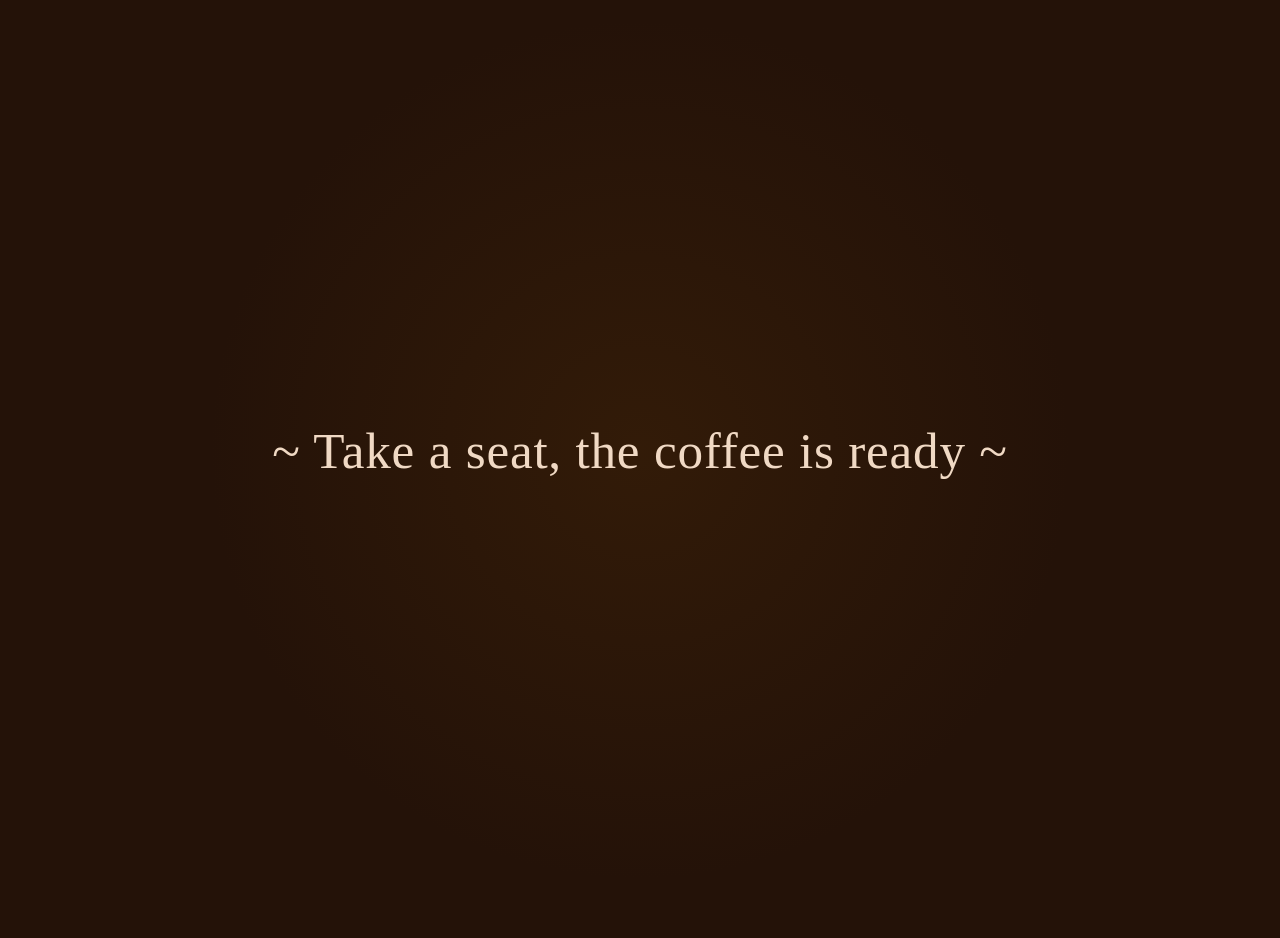
<file: index.html>
<!doctype html>
<html lang="en">
  <head>
    <meta charset="utf-8">
    <meta name="viewport" content="width=device-width, initial-scale=1">
    <meta name="theme-color" content="#241208">
    <meta
      name="description"
      content="Mary Li's personal portfolio — resume, LinkedIn, and photography."
    >
    <meta property="og:title" content="Mary Li — Portfolio">
    <meta
      property="og:description"
      content="A small corner of the internet for work, experience, and photographs."
    >
    <meta property="og:type" content="website">
    <title>Mary Li — Portfolio</title>
    <script>document.documentElement.classList.add("intro-pending");</script>
    <link rel="icon" href="assets/coffee-favicon.png" type="image/png">
    <link rel="stylesheet" href="styles.css">
    <script src="script.js?v=2" defer></script>
  </head>

  <body class="home-page">
    <a class="skip-link" href="#main-content">Skip to content</a>

    <div class="welcome-splash" aria-hidden="true">
      <p>~ Take a seat, the coffee is ready ~</p>
    </div>

    <div class="atmosphere" aria-hidden="true">
      <div class="light-leak light-leak--amber"></div>
      <div class="light-leak light-leak--blue"></div>
      <div class="aperture"></div>
      <div class="grain"></div>
    </div>

    <div class="frame" id="home">
      <header class="site-header">
        <p class="home-greeting">~ Take a seat, the coffee is ready ~</p>
      </header>

      <main class="layout" id="main-content">
        <section class="hero" aria-labelledby="page-title">
          <p class="eyebrow">
            <span class="eyebrow-line"></span>
            Overview
          </p>

          <h1 id="page-title">Mary Li</h1>

          <p class="intro">
            Hello! I'm a 2B student in the University of Waterloo studying
            Mathematics/Financial Analysis and Risk Management with a CFA
            specialization. Check out the links on the side :)
          </p>
        </section>

        <nav class="link-index" aria-label="Portfolio links">
          <p class="index-heading">
            <span>Menu</span>
          </p>

          <a
            class="index-link"
            href="assets/mary-li-resume.pdf"
            target="_blank"
            rel="noopener"
            data-status="Open resume / PDF"
          >
            <span class="index-number">01</span>
            <span class="index-copy">
              <span class="index-title">Resume</span>
              <span class="index-detail">Experience, projects &amp; skills</span>
            </span>
            <span class="index-arrow" aria-hidden="true">→</span>
          </a>

          <a
            class="index-link"
            href="https://www.linkedin.com/in/mary-li-74a986340/"
            target="_blank"
            rel="noopener noreferrer"
            data-status="Connect on LinkedIn"
          >
            <span class="index-number">02</span>
            <span class="index-copy">
              <span class="index-title">LinkedIn</span>
              <span class="index-detail">Work, education &amp; connections</span>
            </span>
            <span class="index-arrow" aria-hidden="true">→</span>
          </a>

          <a
            class="index-link"
            href="https://github.com/Enskyu"
            target="_blank"
            rel="noopener noreferrer"
            data-status="View projects on GitHub"
          >
            <span class="index-number">03</span>
            <span class="index-copy">
              <span class="index-title">GitHub</span>
              <span class="index-detail">Projects, code &amp; contributions</span>
            </span>
            <span class="index-arrow" aria-hidden="true">→</span>
          </a>

          <a
            class="index-link"
            href="about.html"
            data-status="Learn more about Mary"
          >
            <span class="index-number">04</span>
            <span class="index-copy">
              <span class="index-title">About me</span>
              <span class="index-detail">A little more about who I am</span>
            </span>
            <span class="index-arrow" aria-hidden="true">→</span>
          </a>
        </nav>
      </main>

      <footer class="site-footer">
        <p class="status" aria-live="polite">
          <span class="status-dot" aria-hidden="true"></span>
          <span data-status-text>Order something :D</span>
        </p>
      </footer>
    </div>
  </body>
</html>
</file>
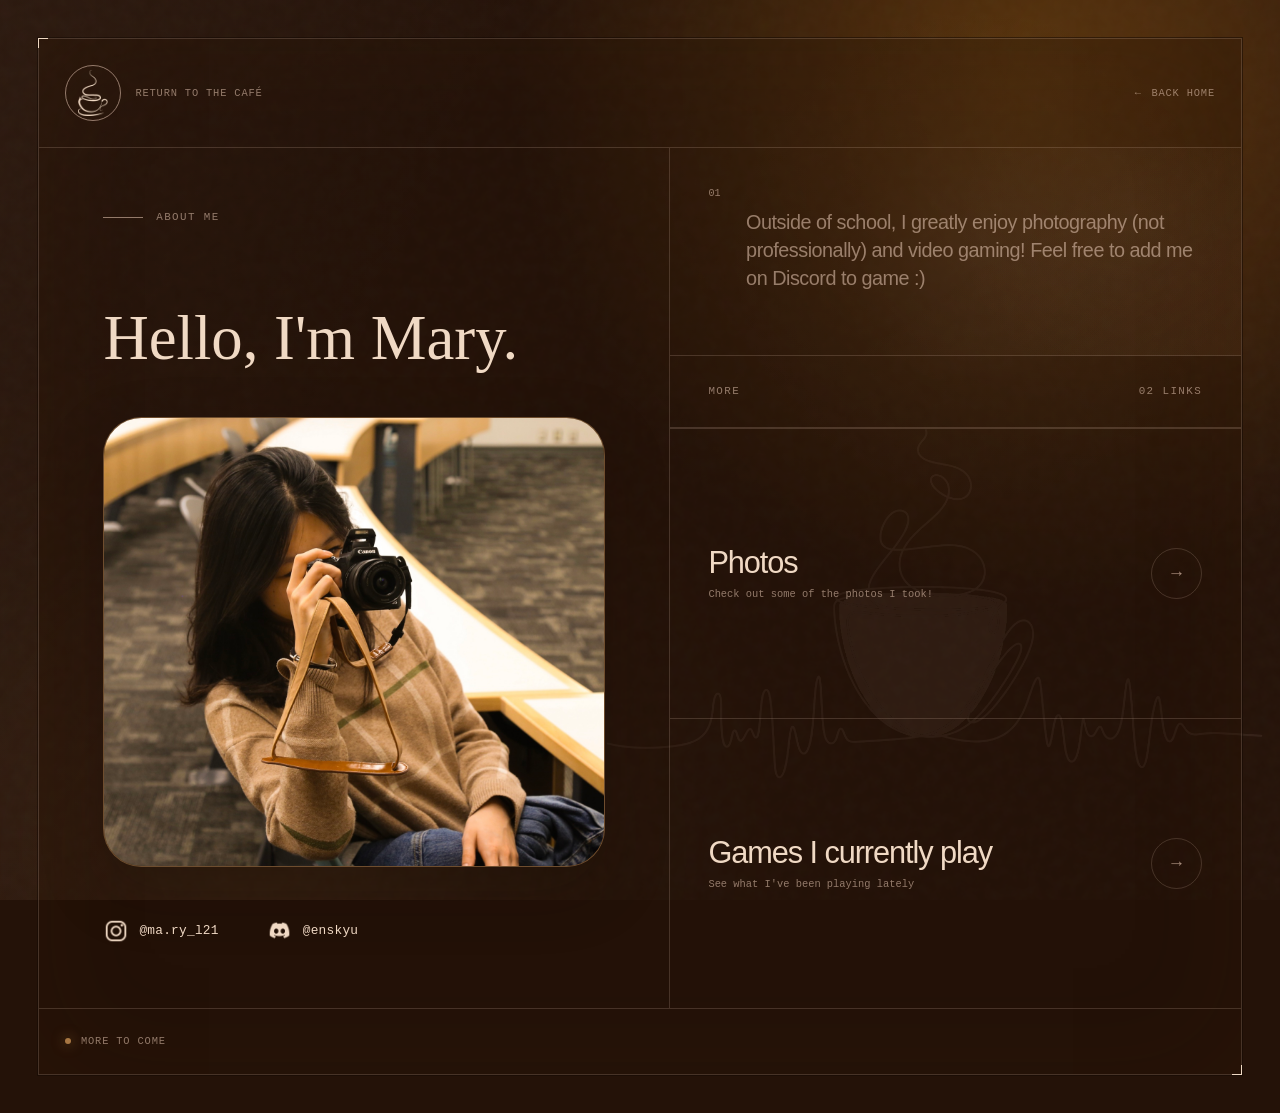
<file: about.html>
<!doctype html>
<html lang="en">
  <head>
    <meta charset="utf-8">
    <meta name="viewport" content="width=device-width, initial-scale=1">
    <meta name="theme-color" content="#241208">
    <meta
      name="description"
      content="About Mary Li — a Mathematics and Financial Analysis student at the University of Waterloo."
    >
    <title>About Mary Li</title>
    <link rel="icon" href="assets/coffee-favicon.png" type="image/png">
    <link rel="stylesheet" href="styles.css">
    <script src="script.js?v=2" defer></script>
  </head>

  <body class="about-page">
    <a class="skip-link" href="#about-content">Skip to content</a>

    <div class="atmosphere" aria-hidden="true">
      <div class="light-leak light-leak--amber"></div>
      <div class="light-leak light-leak--blue"></div>
      <div class="aperture"></div>
      <div class="grain"></div>
    </div>

    <div class="frame about-frame">
      <header class="site-header">
        <a class="home-mark" href="index.html" aria-label="Return to the Café">
          <span class="monogram" aria-hidden="true">
            <img src="assets/coffee-mark.png" alt="">
          </span>
          <span class="home-mark-label">Return to the Café</span>
        </a>
        <a class="back-link" href="index.html">
          <span aria-hidden="true">←</span> Back home
        </a>
      </header>

      <main class="about-layout" id="about-content">
        <section class="about-intro" aria-labelledby="about-title">
          <p class="eyebrow">
            <span class="eyebrow-line"></span>
            About me
          </p>

          <h1 class="about-title" id="about-title">Hello, I'm Mary.</h1>

          <figure class="about-photo">
            <img
              src="assets/about-mary-photo.jpg"
              alt="Mary Li taking a photograph with a camera"
              width="1400"
              height="1256"
            >
          </figure>

          <div class="social-handles" aria-label="Social media">
            <a
              class="social-handle"
              href="https://www.instagram.com/ma.ry_l21/"
              target="_blank"
              rel="noopener noreferrer"
            >
              <img src="assets/instagram-icon.png" alt="" width="28" height="28">
              <span>@ma.ry_l21</span>
            </a>

            <span class="social-handle">
              <img src="assets/discord-icon.png" alt="" width="28" height="28">
              <span>@enskyu</span>
            </span>
          </div>

        </section>

        <section class="about-details" aria-label="About Mary">
          <div class="about-placeholder">
            <span class="index-number">01</span>
            <p>
              Outside of school, I greatly enjoy photography (not
              professionally) and video gaming! Feel free to add me on Discord
              to game :)
            </p>
          </div>

          <div class="elsewhere">
            <p class="index-heading">
              <span>More</span>
              <span>02 links</span>
            </p>

            <a
              class="about-link"
              href="https://vsco.co/enskyu/gallery"
              target="_blank"
              rel="noopener noreferrer"
            >
              <span>
                <strong>Photos</strong>
                <small>Check out some of the photos I took!</small>
              </span>
              <span class="index-arrow" aria-hidden="true">→</span>
            </a>

            <a class="about-link" href="games.html">
              <span>
                <strong>Games I currently play</strong>
                <small>See what I've been playing lately</small>
              </span>
              <span class="index-arrow" aria-hidden="true">→</span>
            </a>
          </div>
        </section>
      </main>

      <footer class="site-footer">
        <p class="status">
          <span class="status-dot" aria-hidden="true"></span>
          More to come
        </p>
      </footer>
    </div>
  </body>
</html>
</file>
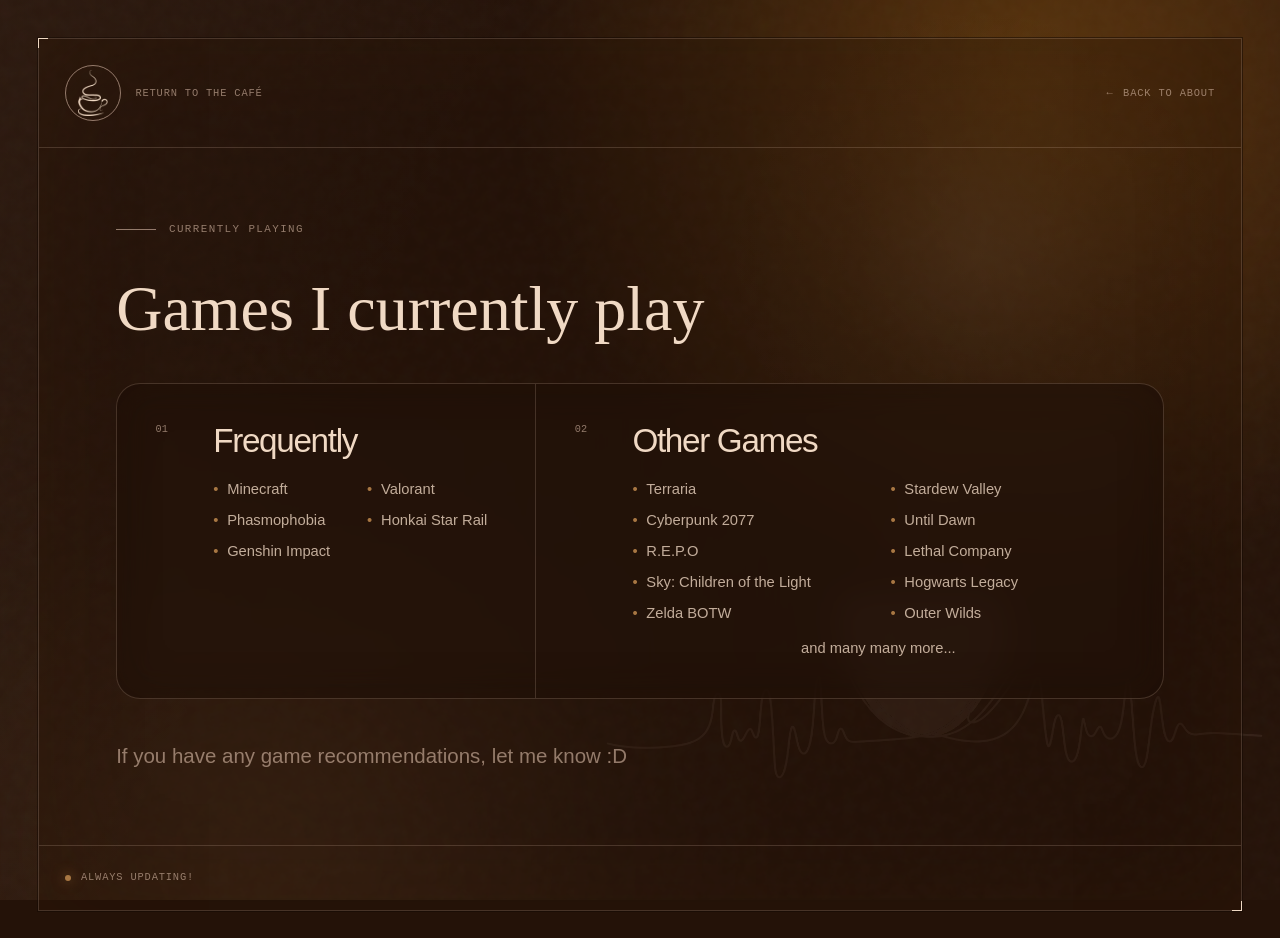
<file: games.html>
<!doctype html>
<html lang="en">
  <head>
    <meta charset="utf-8">
    <meta name="viewport" content="width=device-width, initial-scale=1">
    <meta name="theme-color" content="#241208">
    <meta name="description" content="Games Mary Li currently plays.">
    <title>Games I Currently Play — Mary Li</title>
    <link rel="icon" href="assets/coffee-favicon.png" type="image/png">
    <link rel="stylesheet" href="styles.css">
    <script src="script.js?v=2" defer></script>
  </head>

  <body class="about-page">
    <a class="skip-link" href="#games-content">Skip to content</a>

    <div class="atmosphere" aria-hidden="true">
      <div class="light-leak light-leak--amber"></div>
      <div class="light-leak light-leak--blue"></div>
      <div class="aperture"></div>
      <div class="grain"></div>
    </div>

    <div class="frame games-frame">
      <header class="site-header">
        <a class="home-mark" href="index.html" aria-label="Return to the Café">
          <span class="monogram" aria-hidden="true">
            <img src="assets/coffee-mark.png" alt="">
          </span>
          <span class="home-mark-label">Return to the Café</span>
        </a>
        <a class="back-link" href="about.html">
          <span aria-hidden="true">←</span> Back to about
        </a>
      </header>

      <main class="games-layout" id="games-content">
        <p class="eyebrow">
          <span class="eyebrow-line"></span>
          Currently playing
        </p>

        <h1 class="games-title">Games I currently play</h1>

        <div class="game-groups">
          <section class="game-group" aria-labelledby="frequent-games">
            <p class="game-group-number">01</p>
            <div>
              <h2 id="frequent-games">Frequently</h2>
              <ul>
                <li>Minecraft</li>
                <li>Valorant</li>
                <li>Phasmophobia</li>
                <li>Honkai Star Rail</li>
                <li>Genshin Impact</li>
              </ul>
            </div>
          </section>

          <section class="game-group" aria-labelledby="other-games">
            <p class="game-group-number">02</p>
            <div>
              <h2 id="other-games">Other Games</h2>
              <ul>
                <li>Terraria</li>
                <li>Stardew Valley</li>
                <li>Cyberpunk 2077</li>
                <li>Until Dawn</li>
                <li>R.E.P.O</li>
                <li>Lethal Company</li>
                <li>Sky: Children of the Light</li>
                <li>Hogwarts Legacy</li>
                <li>Zelda BOTW</li>
                <li>Outer Wilds</li>
                <li class="game-more">and many many more...</li>
              </ul>
            </div>
          </section>
        </div>

        <p class="game-recommendation">
          If you have any game recommendations, let me know :D
        </p>
      </main>

      <footer class="site-footer">
        <p class="status">
          <span class="status-dot" aria-hidden="true"></span>
          Always updating!
        </p>
      </footer>
    </div>
  </body>
</html>
</file>
<file: styles.css>
:root {
  color-scheme: dark;
  --ink: #f0d9c4;
  --muted: rgba(215, 185, 166, 0.62);
  --faint: rgba(183, 149, 127, 0.14);
  --hairline: rgba(215, 185, 166, 0.2);
  --canvas: #241208;
  --espresso: #4c2b08;
  --coffee: #6d3914;
  --caramel: #a87743;
  --almond: #b7957f;
  --vanilla: #d7b9a6;
  --amber: var(--caramel);
  --blue: var(--coffee);
  --pointer-x: 72%;
  --pointer-y: 32%;
  --frame-pad: clamp(1.25rem, 3vw, 3rem);
}

* {
  box-sizing: border-box;
}

html {
  scroll-behavior: smooth;
}

body {
  min-width: 320px;
  min-height: 100vh;
  min-height: 100dvh;
  margin: 0;
  overflow-x: hidden;
  background: var(--canvas);
  color: var(--ink);
  font-family: "Avenir Next", "Helvetica Neue", Arial, sans-serif;
  text-rendering: optimizeLegibility;
}

a {
  color: inherit;
}

.skip-link {
  position: fixed;
  z-index: 20;
  top: 0.75rem;
  left: 0.75rem;
  padding: 0.7rem 1rem;
  transform: translateY(-180%);
  border-radius: 999px;
  background: var(--ink);
  color: var(--canvas);
  font: 500 0.75rem/1 ui-monospace, "SFMono-Regular", Menlo, Consolas, monospace;
  text-decoration: none;
  transition: transform 180ms ease;
}

.skip-link:focus {
  transform: translateY(0);
}

.atmosphere {
  position: fixed;
  inset: 0;
  pointer-events: none;
}

.atmosphere {
  z-index: -1;
  overflow: hidden;
  background:
    linear-gradient(115deg, rgba(215, 185, 166, 0.045), transparent 32%),
    radial-gradient(circle at 80% 10%, var(--espresso) 0, transparent 39%),
    var(--canvas);
}

.atmosphere::after {
  position: absolute;
  right: -4vw;
  bottom: -3vh;
  width: min(58rem, 62vw);
  aspect-ratio: 1.4;
  background: url("assets/coffee-background.png") center / contain no-repeat;
  content: "";
  opacity: 0.075;
}

.welcome-splash {
  position: fixed;
  z-index: 50;
  inset: 0;
  display: none;
  place-items: center;
  padding: 2rem;
  background:
    radial-gradient(circle at center, rgba(76, 43, 8, 0.36), transparent 55%),
    var(--canvas);
  color: var(--ink);
  text-align: center;
  transition:
    opacity 650ms ease,
    visibility 650ms ease;
}

.welcome-splash p {
  margin: 0;
  font-family: Didot, "Bodoni 72", "Times New Roman", serif;
  font-size: clamp(1.65rem, 4vw, 3.5rem);
  font-weight: 400;
  letter-spacing: 0.015em;
  animation: welcome-arrive 800ms cubic-bezier(0.22, 1, 0.36, 1) both;
}

.intro-pending .home-page {
  overflow: hidden;
}

.intro-pending .welcome-splash {
  display: grid;
}

.intro-pending .home-page > .atmosphere,
.intro-pending .home-page > .frame {
  opacity: 0;
}

.home-page > .atmosphere,
.home-page > .frame {
  transition: opacity 700ms ease;
}

.intro-complete .welcome-splash {
  opacity: 0;
  visibility: hidden;
}

.intro-complete .home-page > .atmosphere,
.intro-complete .home-page > .frame {
  opacity: 1;
}

.light-leak,
.aperture,
.grain {
  position: absolute;
  pointer-events: none;
}

.light-leak {
  opacity: 0.34;
  filter: blur(90px);
  mix-blend-mode: screen;
}

.light-leak--amber {
  inset: auto auto -40% -12%;
  width: 64vw;
  height: 64vw;
  border-radius: 50%;
  background: radial-gradient(circle, rgba(168, 119, 67, 0.55), transparent 67%);
  animation: amber-drift 16s ease-in-out infinite alternate;
}

.light-leak--blue {
  inset: -42% -22% auto auto;
  width: 70vw;
  height: 70vw;
  border-radius: 50%;
  background: radial-gradient(circle, rgba(109, 57, 20, 0.62), transparent 68%);
  animation: blue-drift 19s ease-in-out infinite alternate;
}

.aperture {
  inset: -10%;
  background: radial-gradient(
    circle 22rem at var(--pointer-x) var(--pointer-y),
    rgba(240, 217, 196, 0.08),
    rgba(183, 149, 127, 0.025) 38%,
    transparent 72%
  );
  transition: background-position 120ms linear;
}

.grain {
  inset: -60%;
  width: 220%;
  height: 220%;
  opacity: 0.045;
  background-image: url("data:image/svg+xml,%3Csvg viewBox='0 0 180 180' xmlns='http://www.w3.org/2000/svg'%3E%3Cfilter id='n'%3E%3CfeTurbulence type='fractalNoise' baseFrequency='.9' numOctaves='4' stitchTiles='stitch'/%3E%3C/filter%3E%3Crect width='100%25' height='100%25' filter='url(%23n)' opacity='.65'/%3E%3C/svg%3E");
  animation: grain-shift 0.24s steps(2) infinite;
}

.frame {
  position: relative;
  display: grid;
  grid-template-rows: auto 1fr auto;
  width: calc(100% - (var(--frame-pad) * 2));
  min-height: calc(100vh - (var(--frame-pad) * 2));
  min-height: calc(100dvh - (var(--frame-pad) * 2));
  margin: var(--frame-pad);
  border: 1px solid var(--hairline);
  background: rgba(36, 18, 8, 0.3);
  box-shadow:
    0 0 0 1px rgba(18, 8, 3, 0.5),
    inset 0 0 120px rgba(76, 43, 8, 0.12);
}

.frame::before,
.frame::after {
  position: absolute;
  z-index: 2;
  width: 0.55rem;
  height: 0.55rem;
  border-color: rgba(215, 185, 166, 0.42);
  content: "";
  pointer-events: none;
}

.frame::before {
  top: -1px;
  left: -1px;
  border-top: 1px solid;
  border-left: 1px solid;
}

.frame::after {
  right: -1px;
  bottom: -1px;
  border-right: 1px solid;
  border-bottom: 1px solid;
}

.site-header,
.site-footer {
  display: flex;
  align-items: center;
  justify-content: space-between;
  padding: clamp(1rem, 2vw, 1.75rem);
}

.site-header {
  border-bottom: 1px solid var(--hairline);
}

.home-greeting {
  margin: 0;
  color: var(--muted);
  font: 400 clamp(0.68rem, 1vw, 0.82rem)/1.3 ui-monospace, "SFMono-Regular", Menlo, Consolas, monospace;
  letter-spacing: 0.08em;
}

.monogram {
  display: grid;
  width: 3.5rem;
  aspect-ratio: 1;
  place-items: center;
  border: 1px solid rgba(215, 185, 166, 0.62);
  border-radius: 50%;
  font: 500 0.72rem/1 ui-monospace, "SFMono-Regular", Menlo, Consolas, monospace;
  letter-spacing: -0.06em;
  text-decoration: none;
  transition:
    background-color 220ms ease,
    color 220ms ease,
    transform 220ms ease;
}

.home-mark {
  display: inline-flex;
  align-items: center;
  gap: 0.9rem;
  color: var(--muted);
  font: 400 0.65rem/1.2 ui-monospace, "SFMono-Regular", Menlo, Consolas, monospace;
  letter-spacing: 0.08em;
  text-decoration: none;
  text-transform: uppercase;
  transition: color 180ms ease;
}

.home-mark:hover,
.home-mark:focus-visible {
  color: var(--ink);
}

.home-mark:hover .monogram,
.home-mark:focus-visible .monogram {
  transform: rotate(-8deg);
  background: rgba(240, 217, 196, 0.08);
}

.monogram img {
  display: block;
  width: 2.9rem;
  height: 2.9rem;
  object-fit: contain;
  object-position: center;
}

.header-note,
.site-footer {
  color: var(--muted);
  font: 400 0.65rem/1.3 ui-monospace, "SFMono-Regular", Menlo, Consolas, monospace;
  letter-spacing: 0.08em;
  text-transform: uppercase;
}

.header-note {
  display: flex;
  gap: clamp(1.5rem, 4vw, 4.5rem);
}

.layout {
  display: grid;
  grid-template-columns: minmax(0, 1.08fr) minmax(22rem, 0.92fr);
  min-height: 0;
}

.hero {
  position: relative;
  display: flex;
  min-height: clamp(31rem, 68vh, 48rem);
  padding: clamp(2rem, 5vw, 6.5rem);
  flex-direction: column;
  justify-content: space-between;
  overflow: hidden;
  border-right: 1px solid var(--hairline);
}

.eyebrow,
.index-heading {
  margin: 0;
  color: var(--muted);
  font: 400 0.68rem/1 ui-monospace, "SFMono-Regular", Menlo, Consolas, monospace;
  letter-spacing: 0.13em;
  text-transform: uppercase;
}

.eyebrow {
  display: flex;
  align-items: center;
  gap: 0.8rem;
}

.eyebrow-line {
  width: 2.5rem;
  height: 1px;
  background: currentColor;
}

h1 {
  position: relative;
  z-index: 1;
  margin: auto 0;
  padding: 3rem 0;
  font-family: Didot, "Bodoni 72", "Times New Roman", serif;
  font-size: clamp(5.5rem, 9.8vw, 10.5rem);
  font-weight: 400;
  letter-spacing: normal;
  line-height: 0.9;
  white-space: nowrap;
}

.intro {
  max-width: 31rem;
  margin: 0;
  color: rgba(240, 217, 196, 0.78);
  font-size: clamp(0.94rem, 1.3vw, 1.12rem);
  font-weight: 300;
  letter-spacing: -0.01em;
  line-height: 1.55;
}

.link-index {
  display: flex;
  min-width: 0;
  flex-direction: column;
}

.index-heading {
  display: flex;
  min-height: 5.2rem;
  padding: 1.5rem clamp(1.5rem, 3vw, 3rem);
  align-items: center;
  justify-content: space-between;
  border-bottom: 1px solid var(--hairline);
}

.link-index > .index-heading {
  justify-content: center;
  text-align: center;
}

.index-link {
  position: relative;
  display: grid;
  min-height: 0;
  padding: clamp(1.2rem, 2.8vh, 2.25rem) clamp(1.5rem, 3vw, 3rem);
  flex: 1;
  grid-template-columns: 2.1rem 1fr auto;
  align-items: center;
  gap: clamp(0.8rem, 2vw, 1.75rem);
  overflow: hidden;
  border-bottom: 1px solid var(--hairline);
  text-decoration: none;
  isolation: isolate;
}

.index-link:last-child {
  border-bottom: 0;
}

.index-link::before {
  position: absolute;
  z-index: -1;
  inset: 0;
  transform: translateX(-101%);
  background:
    linear-gradient(90deg, rgba(168, 119, 67, 0.22), rgba(109, 57, 20, 0.06)),
    rgba(215, 185, 166, 0.025);
  content: "";
  transition: transform 440ms cubic-bezier(0.22, 1, 0.36, 1);
}

.index-link:hover::before,
.index-link:focus-visible::before {
  transform: translateX(0);
}

.index-number {
  align-self: start;
  padding-top: 0.18rem;
  color: var(--muted);
  font: 400 0.63rem/1 ui-monospace, "SFMono-Regular", Menlo, Consolas, monospace;
}

.index-copy {
  display: flex;
  min-width: 0;
  flex-direction: column;
  gap: 0.38rem;
}

.index-title {
  font-size: clamp(1.55rem, 3.1vw, 3rem);
  font-weight: 300;
  letter-spacing: -0.055em;
  line-height: 1;
  transition: transform 380ms cubic-bezier(0.22, 1, 0.36, 1);
}

.index-detail {
  overflow: hidden;
  color: var(--muted);
  font: 300 clamp(0.62rem, 0.82vw, 0.72rem)/1.4 ui-monospace, "SFMono-Regular", Menlo, Consolas, monospace;
  text-overflow: ellipsis;
  white-space: nowrap;
}

.index-arrow {
  display: grid;
  width: clamp(2.5rem, 4vw, 3.5rem);
  aspect-ratio: 1;
  place-items: center;
  border: 1px solid var(--hairline);
  border-radius: 50%;
  color: rgba(215, 185, 166, 0.72);
  font-size: 1.1rem;
  transition:
    transform 380ms cubic-bezier(0.22, 1, 0.36, 1),
    background-color 220ms ease,
    border-color 220ms ease,
    color 220ms ease;
}

.index-arrow--home {
  color: var(--amber);
  font-size: 0.48rem;
}

.index-link:hover .index-title,
.index-link:focus-visible .index-title {
  transform: translateX(0.22rem);
}

.index-link:hover .index-arrow,
.index-link:focus-visible .index-arrow {
  transform: translateX(0.16rem);
  border-color: #fff;
  background: var(--ink);
  color: var(--canvas);
}

.index-link:hover .index-arrow--home,
.index-link:focus-visible .index-arrow--home {
  transform: scale(0.9);
}

.index-link:focus-visible,
.monogram:focus-visible {
  outline: 2px solid var(--amber);
  outline-offset: -3px;
}

.site-footer {
  min-height: 4rem;
  border-top: 1px solid var(--hairline);
}

.status {
  display: flex;
  margin: 0;
  align-items: center;
  gap: 0.6rem;
}

.status-dot {
  width: 0.4rem;
  height: 0.4rem;
  border-radius: 50%;
  background: var(--amber);
  box-shadow: 0 0 0.8rem rgba(168, 119, 67, 0.85);
}

.footer-credit {
  margin: 0;
}

.footer-accent {
  color: rgba(215, 185, 166, 0.78);
}

.back-link {
  display: inline-flex;
  align-items: center;
  gap: 0.6rem;
  color: var(--muted);
  font: 400 0.65rem/1 ui-monospace, "SFMono-Regular", Menlo, Consolas, monospace;
  letter-spacing: 0.08em;
  text-decoration: none;
  text-transform: uppercase;
  transition: color 180ms ease;
}

.back-link:hover,
.back-link:focus-visible {
  color: var(--ink);
}

.about-layout {
  display: grid;
  grid-template-columns: minmax(0, 1.05fr) minmax(22rem, 0.95fr);
  min-height: 0;
}

.about-intro {
  display: flex;
  min-height: clamp(36rem, 70vh, 48rem);
  padding: clamp(2rem, 5vw, 6.5rem);
  flex-direction: column;
  gap: clamp(2rem, 4vw, 3.75rem);
  border-right: 1px solid var(--hairline);
}

.about-title {
  max-width: none;
  margin: clamp(1rem, 4vh, 3rem) 0 0;
  padding: 0;
  font-size: clamp(3.35rem, 4.9vw, 5.25rem);
  line-height: 0.9;
  white-space: nowrap;
}

.about-photo {
  width: 100%;
  margin: 0;
  overflow: hidden;
  aspect-ratio: 1.115 / 1;
  border: 1px solid rgba(215, 185, 166, 0.24);
  border-radius: clamp(1.5rem, 3vw, 2.75rem);
  background: var(--espresso);
  box-shadow: 0 1.5rem 4rem rgba(18, 8, 3, 0.24);
}

.about-photo img {
  display: block;
  width: 100%;
  height: 100%;
  object-fit: cover;
  object-position: center;
}

.social-handles {
  display: flex;
  flex-wrap: wrap;
  gap: 1rem clamp(1.5rem, 4vw, 3rem);
}

.social-handle {
  display: inline-flex;
  align-items: center;
  gap: 0.65rem;
  color: var(--ink);
  font: 400 clamp(0.75rem, 1vw, 0.9rem)/1.2 ui-monospace, "SFMono-Regular", Menlo, Consolas, monospace;
  letter-spacing: 0.02em;
  text-decoration: none;
}

a.social-handle {
  transition: color 180ms ease;
}

a.social-handle:hover,
a.social-handle:focus-visible {
  color: #fff;
}

.social-handle img {
  width: 1.6rem;
  height: 1.6rem;
  flex: 0 0 auto;
}

.about-copy {
  max-width: 34rem;
  margin-top: clamp(0.5rem, 2vw, 1.5rem);
  color: rgba(240, 217, 196, 0.78);
  font-size: clamp(0.9rem, 1.25vw, 1.08rem);
  font-weight: 300;
  line-height: 1.65;
}

.about-copy p {
  margin: 0;
}

.about-copy p + p {
  margin-top: 1rem;
}

.about-details {
  display: grid;
  grid-template-rows: auto 1fr;
}

.about-placeholder {
  display: flex;
  min-height: 13rem;
  padding: clamp(1.5rem, 3vw, 3rem);
  align-items: flex-start;
  gap: clamp(1rem, 2vw, 2rem);
  border-bottom: 1px solid var(--hairline);
  background:
    linear-gradient(145deg, transparent 55%, rgba(168, 119, 67, 0.1)),
    radial-gradient(circle at 80% 35%, rgba(215, 185, 166, 0.05), transparent 36%);
}

.about-placeholder p {
  max-width: 34rem;
  margin: auto 0;
  color: var(--muted);
  font-size: clamp(1.05rem, 1.55vw, 1.45rem);
  font-weight: 300;
  letter-spacing: -0.025em;
  line-height: 1.4;
}

.fact-list {
  margin: 0;
}

.fact {
  display: grid;
  padding: clamp(1.4rem, 3vw, 2.5rem);
  grid-template-columns: minmax(5rem, 0.35fr) 1fr;
  gap: 1rem;
  border-bottom: 1px solid var(--hairline);
}

.fact dt,
.fact dd {
  margin: 0;
}

.fact dt {
  color: var(--muted);
  font: 400 0.64rem/1.4 ui-monospace, "SFMono-Regular", Menlo, Consolas, monospace;
  letter-spacing: 0.08em;
  text-transform: uppercase;
}

.fact dd {
  color: var(--ink);
  font-size: clamp(0.95rem, 1.4vw, 1.15rem);
  font-weight: 300;
  line-height: 1.45;
}

.elsewhere {
  display: flex;
  flex-direction: column;
}

.elsewhere .index-heading {
  min-height: 4.5rem;
}

.about-link {
  display: flex;
  min-height: 6.5rem;
  padding: 1.25rem clamp(1.5rem, 3vw, 3rem);
  flex: 1;
  align-items: center;
  justify-content: space-between;
  border-top: 1px solid var(--hairline);
  color: var(--ink);
  text-decoration: none;
  transition:
    background-color 200ms ease,
    padding-left 300ms cubic-bezier(0.22, 1, 0.36, 1);
}

.about-link:hover,
.about-link:focus-visible {
  padding-left: calc(clamp(1.5rem, 3vw, 3rem) + 0.35rem);
  background: rgba(168, 119, 67, 0.14);
}

.about-link > span:first-child {
  display: flex;
  flex-direction: column;
  gap: 0.35rem;
}

.about-link strong {
  font-size: clamp(1.35rem, 2.4vw, 2rem);
  font-weight: 300;
  letter-spacing: -0.035em;
}

.about-link small {
  color: var(--muted);
  font: 300 0.65rem/1.4 ui-monospace, "SFMono-Regular", Menlo, Consolas, monospace;
}

.about-link .index-arrow {
  flex: 0 0 auto;
}

.about-link:hover .index-arrow,
.about-link:focus-visible .index-arrow {
  transform: translateX(0.16rem);
  border-color: #fff;
  background: var(--ink);
  color: var(--canvas);
}

.games-layout {
  display: flex;
  min-width: 0;
  min-height: clamp(34rem, 70vh, 48rem);
  padding: clamp(2rem, 6vw, 7rem);
  flex-direction: column;
  gap: clamp(2rem, 5vh, 4rem);
}

h1.games-title {
  width: 100%;
  max-width: none;
  margin: auto 0 0;
  padding: 0;
  font-size: clamp(2.65rem, 5vw, 5.5rem);
  white-space: nowrap;
}

.game-groups {
  display: grid;
  grid-template-columns: minmax(0, 0.8fr) minmax(0, 1.2fr);
  border: 1px solid var(--hairline);
  border-radius: 1.5rem;
  background: rgba(36, 18, 8, 0.58);
  -webkit-backdrop-filter: blur(16px) saturate(0.85);
  backdrop-filter: blur(16px) saturate(0.85);
  box-shadow: inset 0 0 3rem rgba(18, 8, 3, 0.18);
  overflow: hidden;
}

.game-group {
  display: grid;
  padding: clamp(1.5rem, 3vw, 3rem);
  grid-template-columns: 2rem 1fr;
  gap: clamp(1rem, 2vw, 2rem);
}

.game-group + .game-group {
  border-left: 1px solid var(--hairline);
}

.game-group-number {
  margin: 0;
  color: var(--muted);
  font: 400 0.64rem/1.4 ui-monospace, "SFMono-Regular", Menlo, Consolas, monospace;
}

.game-group h2 {
  margin: 0 0 1.25rem;
  color: var(--ink);
  font-size: clamp(1.6rem, 2.6vw, 2.5rem);
  font-weight: 300;
  letter-spacing: -0.04em;
}

.game-group ul {
  display: grid;
  margin: 0;
  padding: 0;
  grid-template-columns: repeat(2, minmax(0, 1fr));
  gap: 0.7rem 1.5rem;
  list-style: none;
}

.game-group li {
  color: rgba(240, 217, 196, 0.78);
  font-size: clamp(0.83rem, 1.15vw, 1rem);
  font-weight: 300;
  line-height: 1.35;
}

.game-group li::before {
  margin-right: 0.55rem;
  color: var(--caramel);
  content: "•";
}

.game-group .game-more {
  grid-column: 1 / -1;
  padding-top: 0.25rem;
  text-align: center;
}

.game-group .game-more::before {
  content: none;
}

.game-recommendation {
  margin: 0;
  color: var(--muted);
  font-size: clamp(1rem, 1.6vw, 1.35rem);
  font-weight: 300;
}

@keyframes amber-drift {
  to {
    transform: translate(7%, -9%) scale(1.1);
  }
}

@keyframes welcome-arrive {
  from {
    opacity: 0;
    transform: translateY(1rem);
  }
  to {
    opacity: 1;
    transform: translateY(0);
  }
}

@keyframes blue-drift {
  to {
    transform: translate(-8%, 7%) scale(0.94);
  }
}

@keyframes grain-shift {
  0% {
    transform: translate3d(0, 0, 0);
  }
  25% {
    transform: translate3d(2%, -3%, 0);
  }
  50% {
    transform: translate3d(-3%, 2%, 0);
  }
  75% {
    transform: translate3d(3%, 4%, 0);
  }
  100% {
    transform: translate3d(-4%, -2%, 0);
  }
}

@media (max-width: 860px) {
  :root {
    --frame-pad: 0.85rem;
  }

  .layout {
    grid-template-columns: 1fr;
  }

  .hero {
    min-height: min(65vh, 34rem);
    border-right: 0;
    border-bottom: 1px solid var(--hairline);
  }

  h1 {
    font-size: clamp(5.5rem, 18vw, 9rem);
  }

  .link-index {
    min-height: 31rem;
  }

  .about-layout {
    grid-template-columns: 1fr;
  }

  .about-intro {
    min-height: 33rem;
    border-right: 0;
    border-bottom: 1px solid var(--hairline);
  }

  .index-title {
    font-size: clamp(1.7rem, 7vw, 2.8rem);
  }
}

@media (max-width: 520px) {
  .header-note > span:first-child,
  .footer-credit {
    display: none;
  }

  .header-note {
    font-size: 0.52rem;
    letter-spacing: 0.05em;
    white-space: nowrap;
  }

  .hero {
    min-height: 28rem;
    padding: 1.5rem;
  }

  .about-intro {
    min-height: 31rem;
    padding: 1.5rem;
  }

  .about-title {
    margin-top: 0.75rem;
    font-size: clamp(2.35rem, 10.4vw, 3.25rem);
  }

  .games-layout {
    min-height: 34rem;
    padding: 1.5rem;
  }

  h1.games-title {
    font-size: clamp(2rem, 7.6vw, 3.5rem);
  }

  .game-groups {
    grid-template-columns: 1fr;
  }

  .game-group + .game-group {
    border-top: 1px solid var(--hairline);
    border-left: 0;
  }

  .game-group ul {
    grid-template-columns: 1fr;
  }

  .about-photo {
    border-radius: 1.5rem;
  }

  .social-handles {
    gap: 1rem 1.5rem;
  }

  .fact {
    grid-template-columns: 1fr;
  }

  .atmosphere::after {
    right: -28vw;
    bottom: 8vh;
    width: 115vw;
    opacity: 0.06;
  }

  h1 {
    margin: auto 0;
    padding: 2.4rem 0;
    font-size: clamp(4.35rem, 21vw, 5.5rem);
  }

  .intro {
    max-width: 18rem;
    font-size: 0.86rem;
  }

  .index-heading {
    min-height: 4.5rem;
  }

  .index-link {
    padding: 1.35rem 1.25rem;
    grid-template-columns: 1.45rem 1fr auto;
    gap: 0.7rem;
  }

  .index-arrow {
    width: 2.5rem;
  }

  .index-detail {
    max-width: 13.5rem;
  }
}

@media (prefers-reduced-motion: reduce) {
  html {
    scroll-behavior: auto;
  }

  *,
  *::before,
  *::after {
    scroll-behavior: auto !important;
    animation-duration: 0.01ms !important;
    animation-iteration-count: 1 !important;
    transition-duration: 0.01ms !important;
  }

  .welcome-splash p {
    animation: none;
  }
}
</file>
